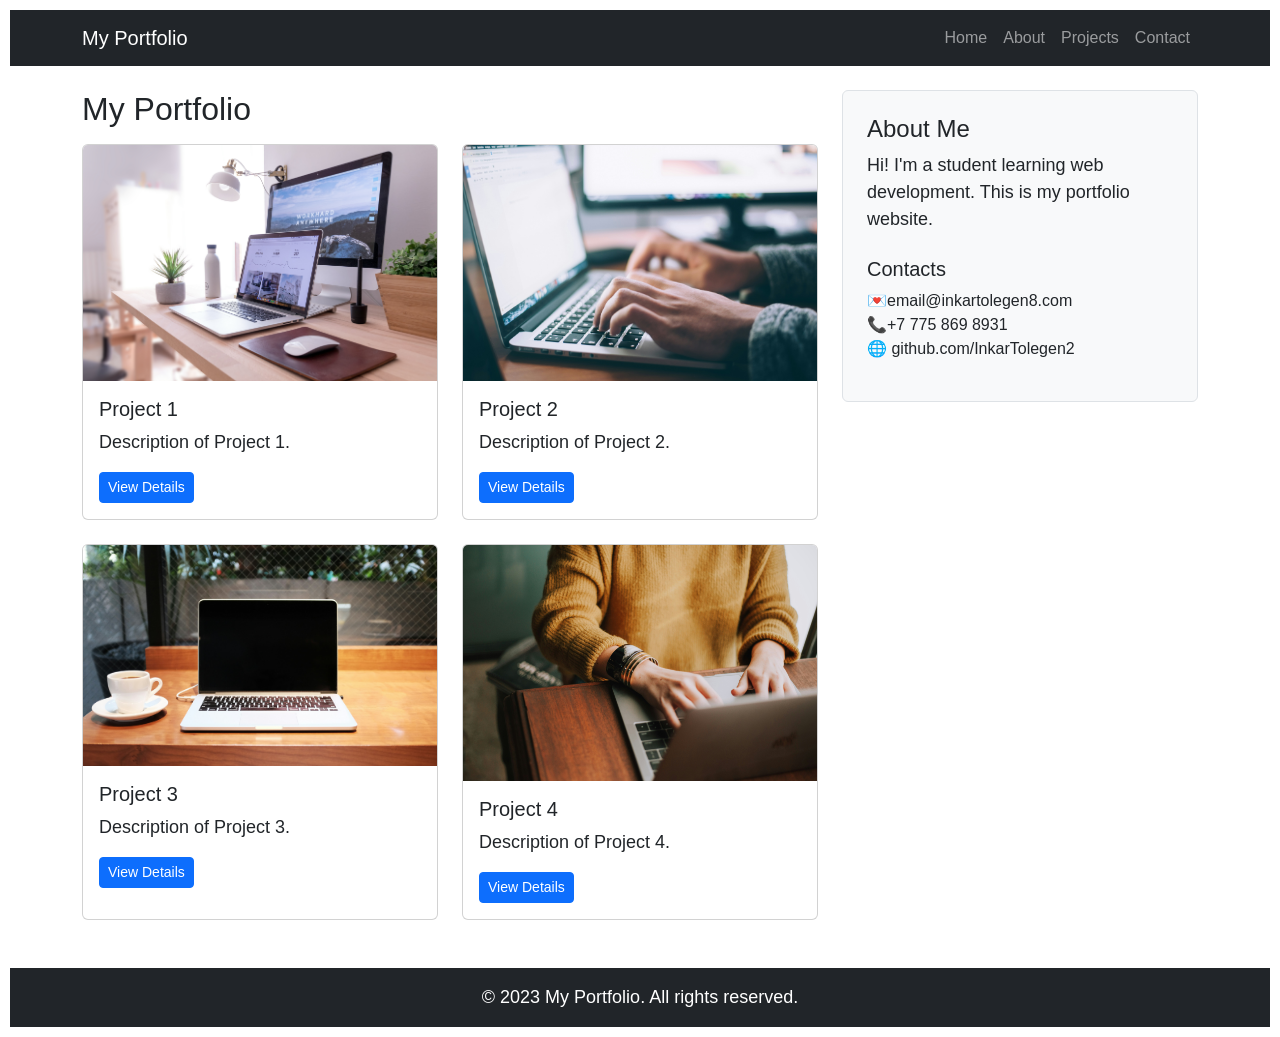
<file: index.html>
<!DOCTYPE html>
<html>
<head>

    <meta charset="UTF-8">
    <meta name="viewport" content="width=device-width, initial-scale=1.0">

    <link rel="stylesheet" href="css/bootstrap.min.css">

    <link rel="stylesheet" href="css/style.css">

    <title>My Portfolio</title>
</head>
<body>

    <nav class="navbar navbar-expand-lg navbar-dark bg-dark">
        <div class="container">
            <a class="navbar-brand" href="#">My Portfolio</a>

            <button class="navbar-toggler" type="button" data-bs-toggle="collapse" data-bs-target="#navMenu">
                <span class="navbar-toggler-icon"></span>
            </button>

            <div class="collapse navbar-collapse" id="navMenu">

                <ul class="navbar-nav ms-auto">
                    <li class="nav-item"><a class="nav-link" href="#">Home</a></li>
                    <li class="nav-item"><a class="nav-link" href="#">About</a></li>
                    <li class="nav-item"><a class="nav-link" href="#">Projects</a></li>
                    <li class="nav-item"><a class="nav-link" href="#">Contact</a></li>
                </ul>
            </div>
        </div>
    </nav>

    <main class="container my-4">
        <div class="row">
            <div class="col-12 col-lg-8">
                <h2 class="mb-3">My Portfolio</h2>
                <div class="row g-4">

                    <div class="col-12 col-md-6">
                        <div class="card h-100">
                            <img src="images/photo1.jpg" class="card-img-top" alt="Project 1">
                            <div class="card-body">
                                <h5 class="card-title">Project 1</h5>
                                <p class="card-text">Description of Project 1.</p>
                                <a href="#" class="btn btn-primary btn-sm">View Details</a>
                            </div>
                        </div>
                    </div>

                    <div class="col-12 col-md-6">
                        <div class="card h-100">
                            <img src="images/photo2.jpg" class="card-img-top" alt="Project 2">
                            <div class="card-body">
                                <h5 class="card-title">Project 2</h5>
                                <p class="card-text">Description of Project 2.</p>
                                <a href="#" class="btn btn-primary btn-sm">View Details</a>
                            </div>
                        </div>
                    </div>
                    
                    <div class="col-12 col-md-6">
                        <div class="card h-100">
                            <img src="images/photo3.jpg" class="card-img-top" alt="Project 3">
                            <div class="card-body">
                                <h5 class="card-title">Project 3</h5>
                                <p class="card-text">Description of Project 3.</p>
                                <a href="#" class="btn btn-primary btn-sm">View Details</a>
                            </div>
                        </div>
                    </div>

                    <div class="col-12 col-md-6">
                        <div class="card h-100">
                            <img src="images/photo4.jpg" class="card-img-top" alt="Project 4">
                            <div class="card-body">
                                <h5 class="card-title">Project 4</h5>
                                <p class="card-text">Description of Project 4.</p>
                                <a href="#" class="btn btn-primary btn-sm">View Details</a>
                            </div>
                        </div>
                    </div>

                </div>
            </div>

            <aside class="col-12 col-lg-4 mt-4 mt-lg-0">
                <div class="p-4 border rounded bg-light">
                    <h4>About Me</h4>
                    <p>Hi! I'm a student learning web development. This is my portfolio website.</p>

                    <h5 class="mt-4">Contacts</h5>
                    <ul class="list-unstyled">
                        <li>💌email@inkartolegen8.com</li>
                        <li>📞+7 775 869 8931</li>
                        <li>🌐 github.com/InkarTolegen2</li>
                    </ul>
                </div>
            </aside>

        </div>
    </main>

    <footer class="bg-dark text-white text-center p-3 mt-5">
        <p class="mb-0"> &copy; 2023 My Portfolio. All rights reserved.</p>
    </footer>

    <script src="js/bootstrap.bundle.min.js"></script>
</body>
</html>
</file>
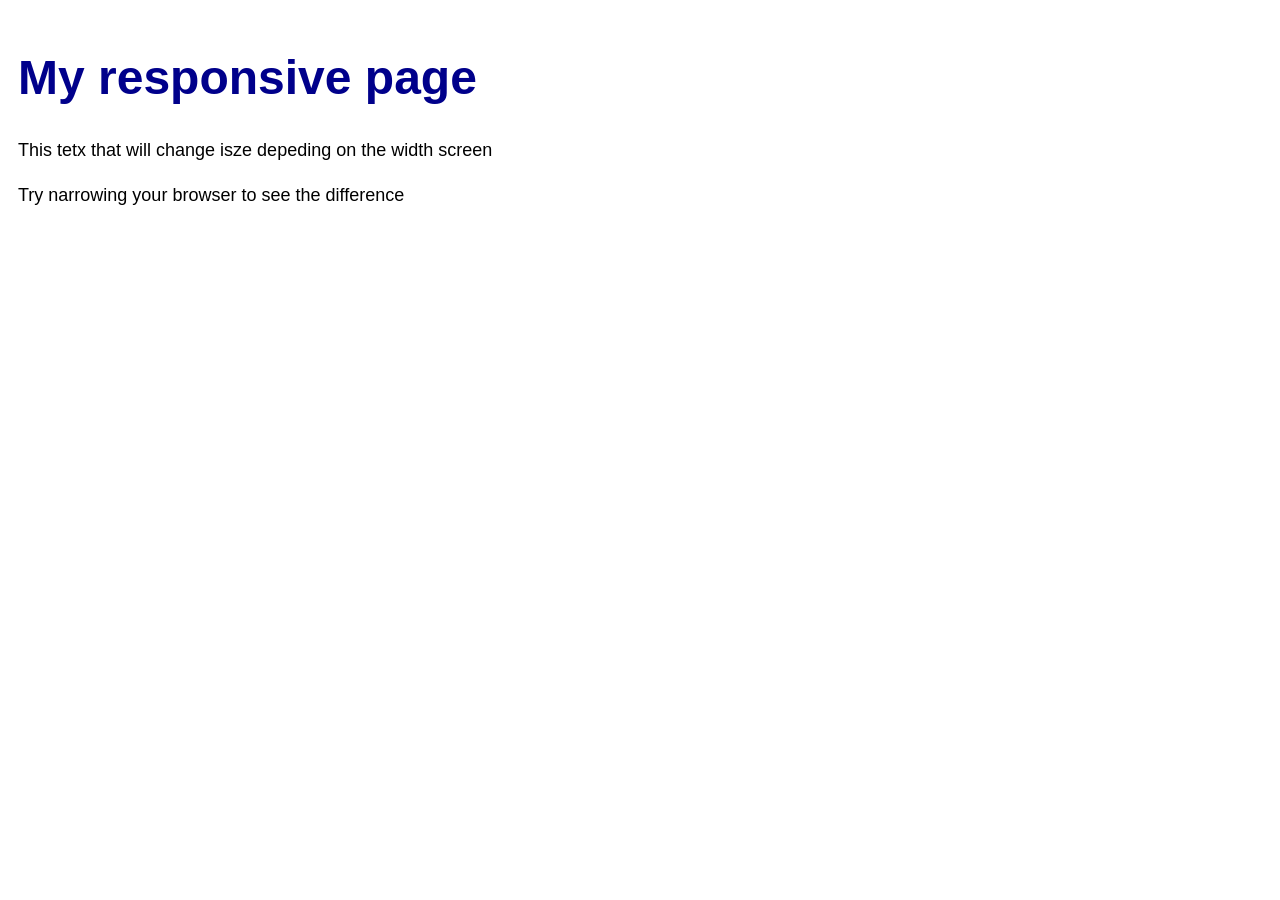
<file: task0.html>
<!DOCTYPE html>
<html>
<head>
    <meta charset="UTF-8">
    <meta name="viewport" content="width=device-width, initial-scale=1.0">
    <link rel="stylesheet" href="css/style.css">

    <title>Task 0</title>

</head>
<body>
    <h1>My responsive page</h1>
    <p>This tetx that will change isze depeding on the width screen</p>
    <p>Try narrowing your browser to see the difference</p>
</body>
</html>
</file>
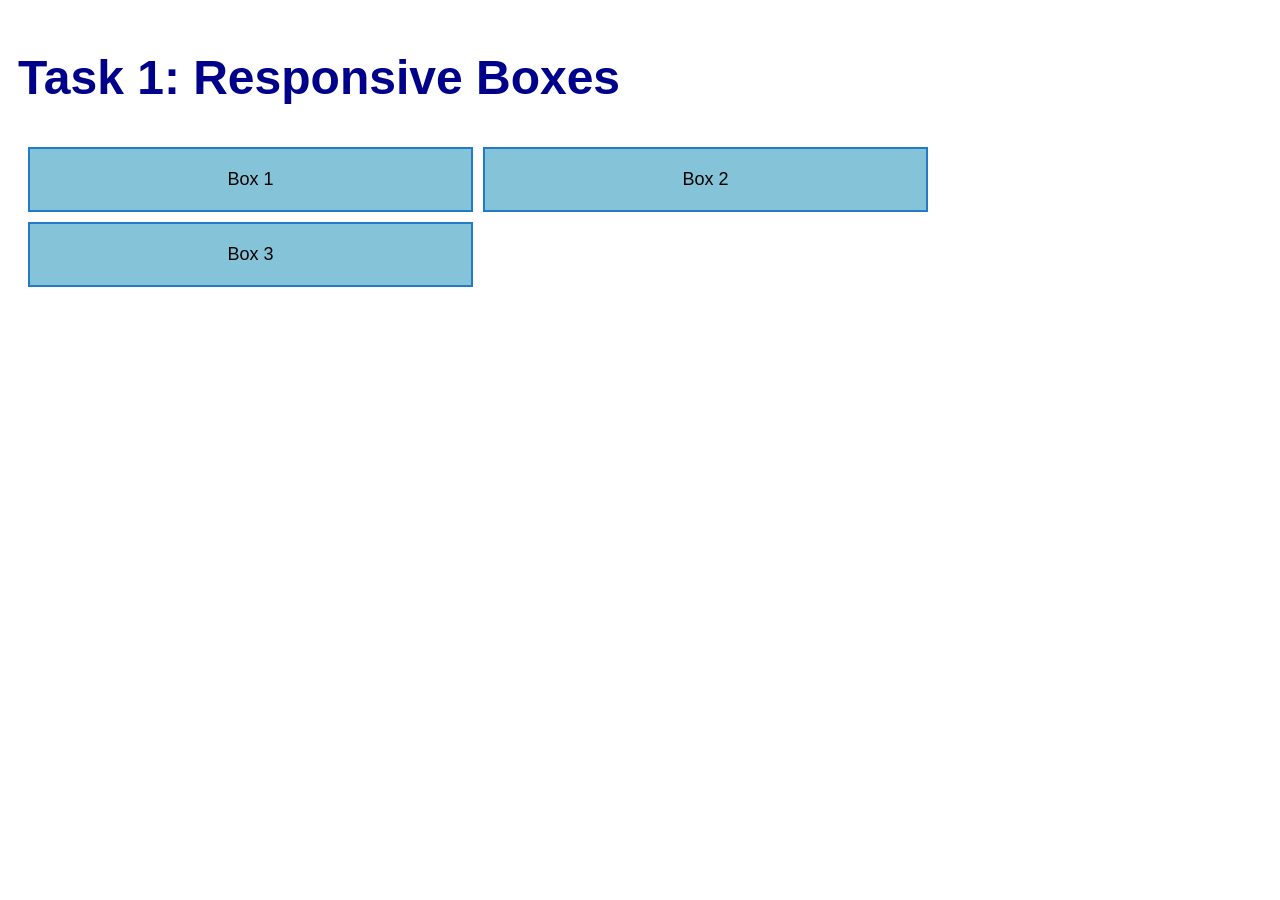
<file: task1.html>
<!DOCTYPE html>
<html>
<head>
    <meta charset="UTF-8">
    <meta name="viewport" content="width=device-width, initial-scale=1.0">
    <link rel="stylesheet" href="css/style.css">

    <title>Task 1</title>
</head>
<body>
    <h1>Task 1: Responsive Boxes</h1>
    <div class="boxes">
        <div class="box">Box 1</div>
        <div class="box">Box 2</div>
        <div class="box">Box 3</div>
    </div>
</body>
</html>
</file>
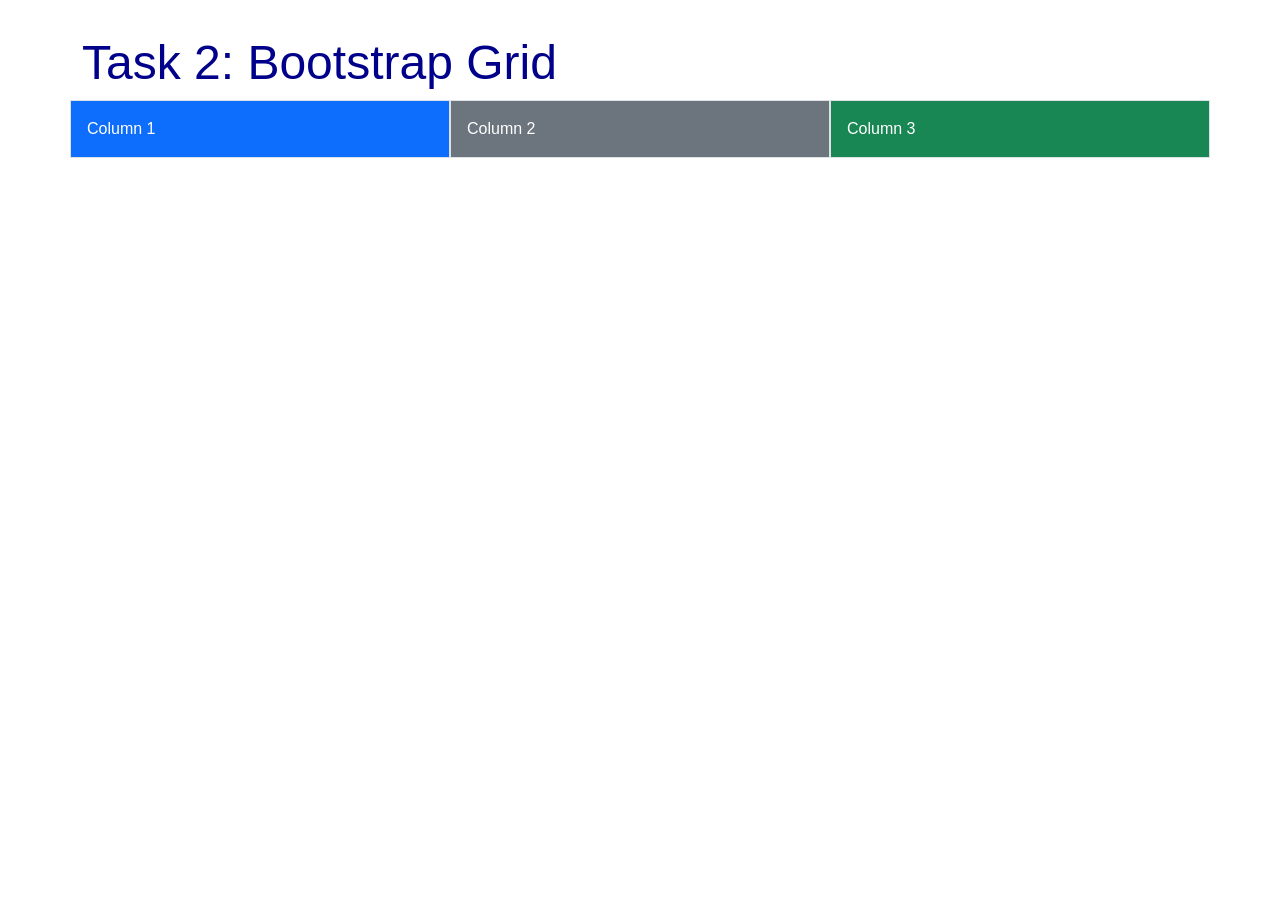
<file: task2.html>
<!DOCTYPE html>
<html>
<head>
    <meta charset="UTF-8">
    <meta name="viewport" content="width=device-width, initial-scale=1.0">

    <link href="https://cdn.jsdelivr.net/npm/bootstrap@5.3.0/dist/css/bootstrap.min.css" rel="stylesheet">

    <link rel="stylesheet" href="css/style.css">

    <title>Task 2</title>
</head>
<body>

    <div class="container mt-4">
        <h1>Task 2: Bootstrap Grid</h1>
        <div class="row">
            <div class="col-12 col-md-6 col-lg-4 bg-primary text-white p-3 border">Column 1</div>
            <div class="col-12 col-md-6 col-lg-4 bg-secondary text-white p-3 border">Column 2</div>
            <div class="col-12 col-md-6 col-lg-4 bg-success text-white p-3 border">Column 3</div>
        </div>
    </div>

    <script src="js/bootstrap.bundle.min.js"></script>

</body>
</html>
</file>
<file: css/style.css>
body {
    font-family: Arial, sans-serif;
    padding: 10px;
    background-color: white;
}

h1 {
    font-size: 20px;
    color: darkblue;
}

p {
    font-size: 14px;
    line-height: 1.5;
}

@media (min-width: 576px) {
    h1 {font-size: 32px; }
    p {font-size: 16px; }
}

 @media (min-width: 992px) {
    h1 {font-size: 48px; }
    p {font-size: 18px; }
 }

 .boxes {
    display: flex;
    flex-direction: column;
    gap: 10px;
    padding: 10px;
 }

 .box {
    background-color: rgb(133, 195, 216);
    border: 2px solid rgb(35, 122, 198);
    padding: 20px;
    text-align: center;
    font-size: 18px;
 }

 @media (min-width: 576px) {
    .boxes {
        flex-direction: row;
        flex-wrap: wrap;
    }
    .box {
        width: calc(50% - 5px);
    }
 }

 @media (min-width: 992px) {
    .box {
        width: calc(33.333% - 7px);
    }
 }

 .card-title {
    font-size: 1rem;
 }

 @media (min-width: 768px) {
    .card-title {
        font-size: 1.15rem;
    }
 }

 @media (min-width: 992px) {
    .card-title {
        font-size: 1.25rem;
    }
 }

 @media (min-width: 575px) {
    aside {
        font-size: center;
    }
 }
</file>
